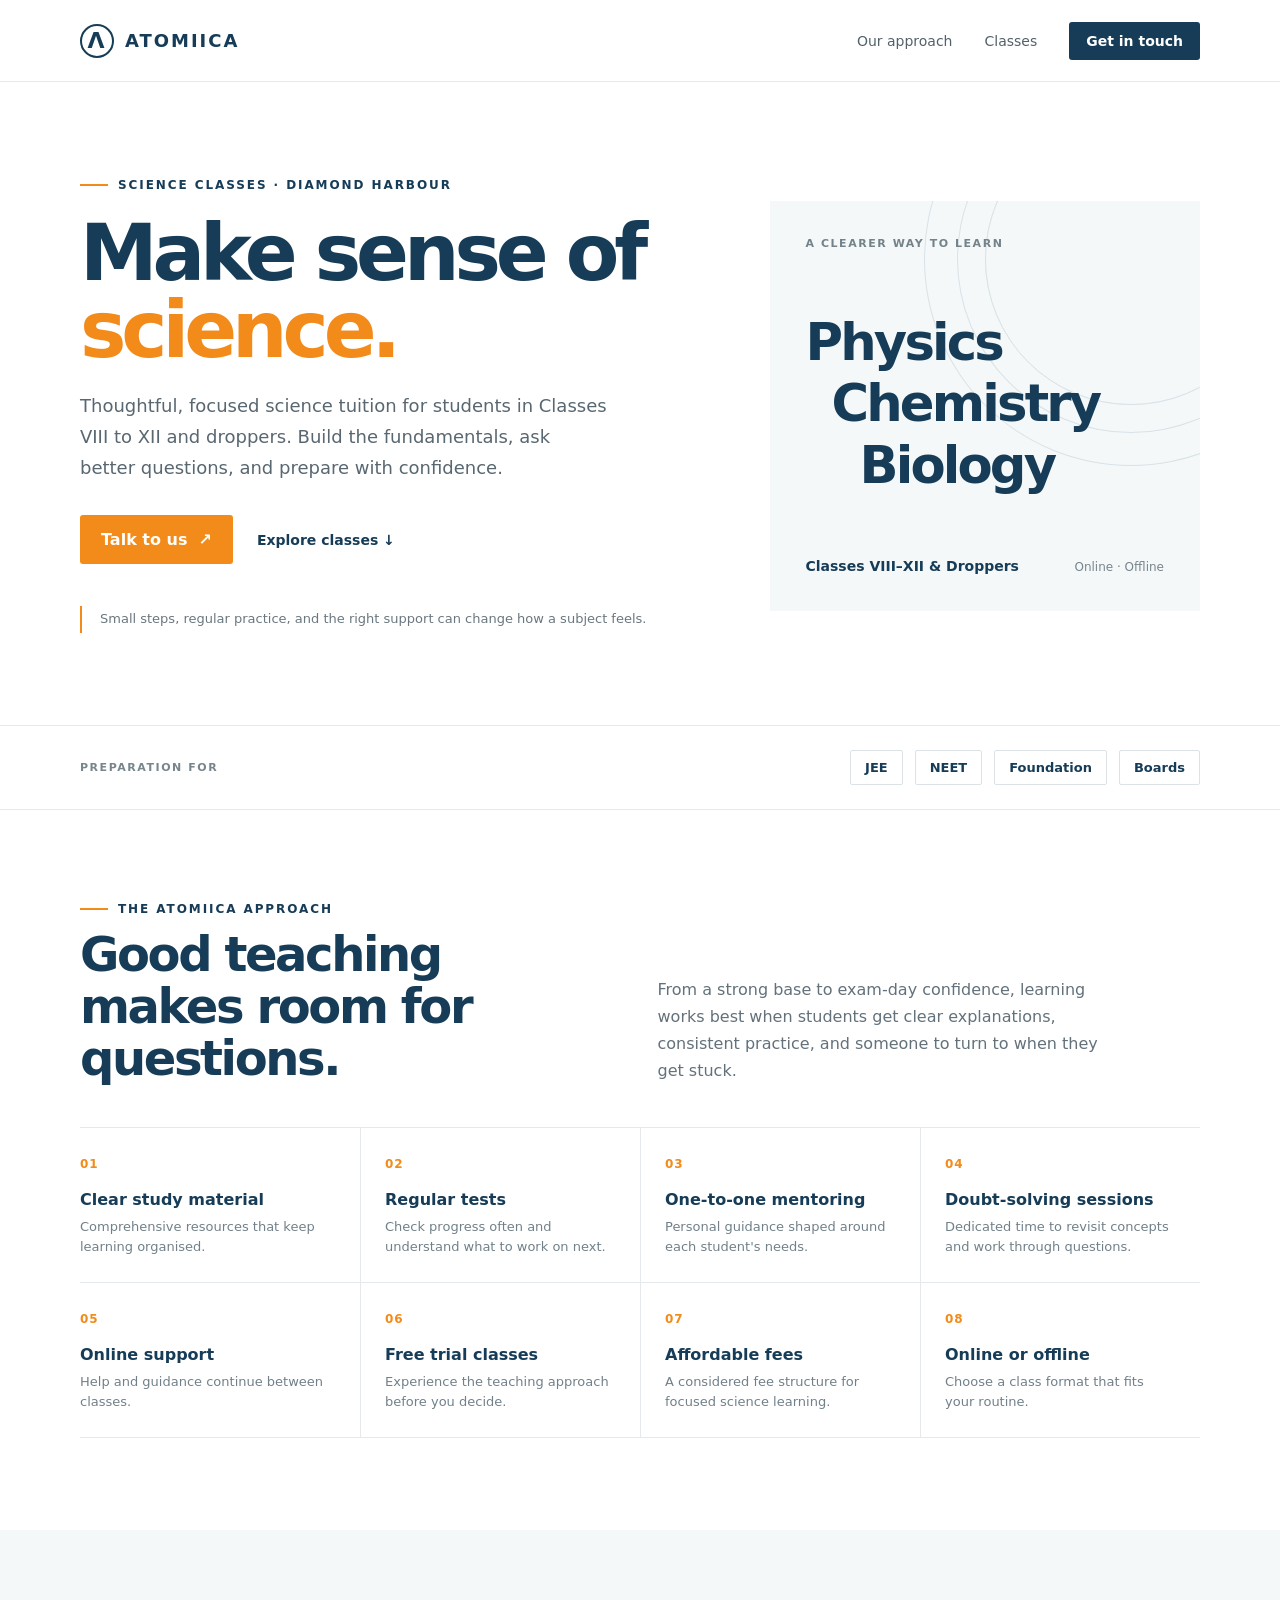
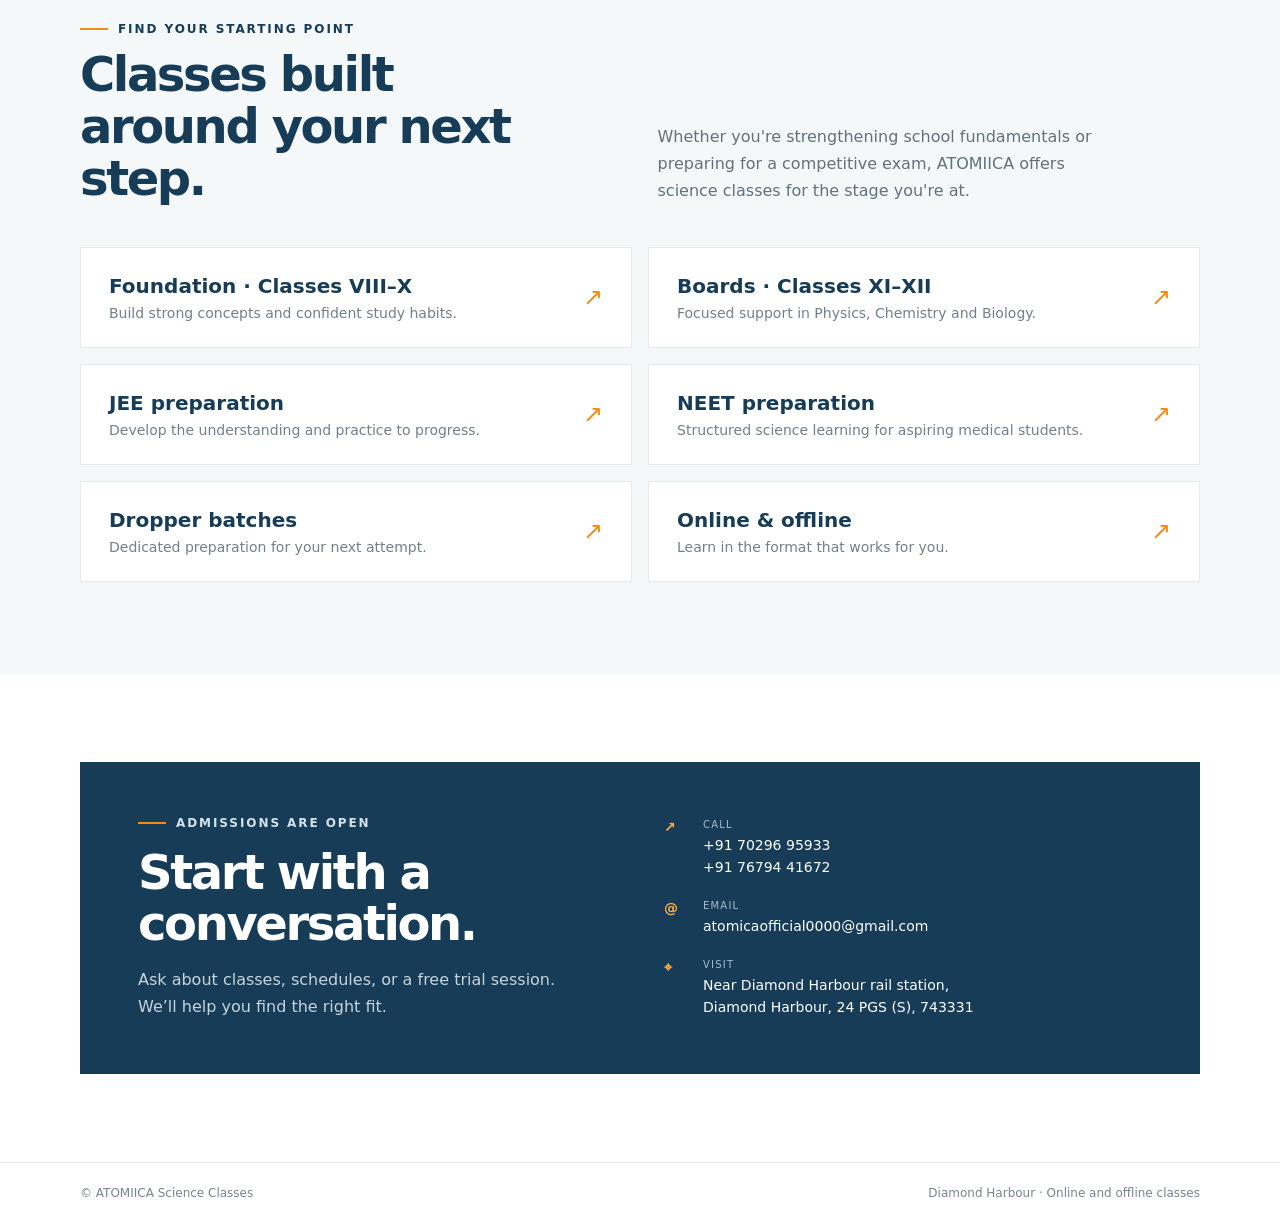
<file: front-end/index.html>
<!doctype html>
<html lang="en">
<head>
  <meta charset="utf-8">
  <meta name="viewport" content="width=device-width, initial-scale=1">
  <meta name="theme-color" content="#ffffff">
  <meta name="description" content="ATOMIICA offers science tuition for Classes VIII to XII and dropper students, with JEE, NEET, Foundation and Boards preparation in Diamond Harbour.">
  <title>ATOMIICA — Science, understood.</title>
  
  <!-- Stylesheet -->
  <link rel="stylesheet" href="style.css">

  <!-- JavaScript -->
  <script src="script.js" defer></script>
</head>
<body>
  <header>
    <div class="wrap nav">
      <a class="brand" href="#top" aria-label="ATOMIICA home">
        <span class="mark">Λ</span>
        <span>ATOMIICA</span>
      </a>
      <nav aria-label="Main navigation">
        <a href="#approach">Our approach</a>
        <a href="#classes">Classes</a>
        <a class="nav-cta" href="#contact">Get in touch</a>
      </nav>
    </div>
  </header>

  <main id="top">
    <!-- Hero Section -->
    <div class="wrap hero">
      <div>
        <div class="eyebrow">Science classes · Diamond Harbour</div>
        <h1>Make sense of <em>science.</em></h1>
        <p class="lead">Thoughtful, focused science tuition for students in Classes VIII to XII and droppers. Build the fundamentals, ask better questions, and prepare with confidence.</p>
        <div class="actions">
          <a class="button" href="tel:+917029695933">Talk to us <span aria-hidden="true">↗</span></a>
          <a class="text-link" href="#classes">Explore classes ↓</a>
        </div>
        <div class="hero-note">Small steps, regular practice, and the right support can change how a subject feels.</div>
      </div>
      <div class="hero-card" aria-label="Physics, Chemistry and Biology classes">
        <div class="card-kicker">A clearer way to learn</div>
        <div class="subject-list">
          <div class="subject">Physics</div>
          <div class="subject">Chemistry</div>
          <div class="subject">Biology</div>
        </div>
        <div class="card-bottom">
          <strong>Classes VIII–XII &amp; Droppers</strong>
          <span>Online · Offline</span>
        </div>
      </div>
    </div>

    <!-- Exam Coverage Strip -->
    <div class="strip">
      <div class="wrap strip-inner">
        <div class="strip-label">Preparation for</div>
        <div class="exam-list">
          <span class="pill">JEE</span>
          <span class="pill">NEET</span>
          <span class="pill">Foundation</span>
          <span class="pill">Boards</span>
        </div>
      </div>
    </div>

    <!-- Approach Section -->
    <section id="approach">
      <div class="wrap">
        <div class="section-head">
          <div>
            <div class="eyebrow">The ATOMIICA approach</div>
            <h2>Good teaching makes room for questions.</h2>
          </div>
          <p>From a strong base to exam-day confidence, learning works best when students get clear explanations, consistent practice, and someone to turn to when they get stuck.</p>
        </div>
        <div class="features">
          <article class="feature">
            <span class="num">01</span>
            <h3>Clear study material</h3>
            <p>Comprehensive resources that keep learning organised.</p>
          </article>
          <article class="feature">
            <span class="num">02</span>
            <h3>Regular tests</h3>
            <p>Check progress often and understand what to work on next.</p>
          </article>
          <article class="feature">
            <span class="num">03</span>
            <h3>One-to-one mentoring</h3>
            <p>Personal guidance shaped around each student's needs.</p>
          </article>
          <article class="feature">
            <span class="num">04</span>
            <h3>Doubt-solving sessions</h3>
            <p>Dedicated time to revisit concepts and work through questions.</p>
          </article>
          <article class="feature">
            <span class="num">05</span>
            <h3>Online support</h3>
            <p>Help and guidance continue between classes.</p>
          </article>
          <article class="feature">
            <span class="num">06</span>
            <h3>Free trial classes</h3>
            <p>Experience the teaching approach before you decide.</p>
          </article>
          <article class="feature">
            <span class="num">07</span>
            <h3>Affordable fees</h3>
            <p>A considered fee structure for focused science learning.</p>
          </article>
          <article class="feature">
            <span class="num">08</span>
            <h3>Online or offline</h3>
            <p>Choose a class format that fits your routine.</p>
          </article>
        </div>
      </div>
    </section>

    <!-- Classes Section -->
    <section class="classes" id="classes">
      <div class="wrap">
        <div class="eyebrow">Find your starting point</div>
        <div class="section-head">
          <div>
            <h2>Classes built around your next step.</h2>
          </div>
          <p>Whether you're strengthening school fundamentals or preparing for a competitive exam, ATOMIICA offers science classes for the stage you're at.</p>
        </div>
        <div class="class-grid">
          <article class="class-card">
            <div>
              <h3>Foundation · Classes VIII–X</h3>
              <p>Build strong concepts and confident study habits.</p>
            </div>
            <span class="arrow">↗</span>
          </article>
          <article class="class-card">
            <div>
              <h3>Boards · Classes XI–XII</h3>
              <p>Focused support in Physics, Chemistry and Biology.</p>
            </div>
            <span class="arrow">↗</span>
          </article>
          <article class="class-card">
            <div>
              <h3>JEE preparation</h3>
              <p>Develop the understanding and practice to progress.</p>
            </div>
            <span class="arrow">↗</span>
          </article>
          <article class="class-card">
            <div>
              <h3>NEET preparation</h3>
              <p>Structured science learning for aspiring medical students.</p>
            </div>
            <span class="arrow">↗</span>
          </article>
          <article class="class-card">
            <div>
              <h3>Dropper batches</h3>
              <p>Dedicated preparation for your next attempt.</p>
            </div>
            <span class="arrow">↗</span>
          </article>
          <article class="class-card">
            <div>
              <h3>Online &amp; offline</h3>
              <p>Learn in the format that works for you.</p>
            </div>
            <span class="arrow">↗</span>
          </article>
        </div>
      </div>
    </section>

    <!-- Contact Section -->
    <section class="contact" id="contact">
      <div class="wrap contact-box">
        <div>
          <div class="eyebrow">Admissions are open</div>
          <h2>Start with a conversation.</h2>
          <p>Ask about classes, schedules, or a free trial session. We’ll help you find the right fit.</p>
        </div>
        <div class="contact-info">
          <div class="contact-row">
            <span class="icon">↗</span>
            <div>
              <small>Call</small>
              <a href="tel:+917029695933">+91 70296 95933</a><br>
              <a href="tel:+917679441672">+91 76794 41672</a>
            </div>
          </div>
          <div class="contact-row">
            <span class="icon">@</span>
            <div>
              <small>Email</small>
              <a href="mailto:atomicaofficial0000@gmail.com">atomicaofficial0000@gmail.com</a>
            </div>
          </div>
          <div class="contact-row">
            <span class="icon">⌖</span>
            <div>
              <small>Visit</small>
              Near Diamond Harbour rail station,<br>Diamond Harbour, 24 PGS (S), 743331
            </div>
          </div>
        </div>
      </div>
    </section>
  </main>

  <!-- Footer -->
  <footer>
    <div class="wrap foot">
      <span>© ATOMIICA Science Classes</span>
      <span>Diamond Harbour · Online and offline classes</span>
    </div>
  </footer>
</body>
</html>
</file>
<file: front-end/style.css>
:root {
  --ink: #163c57;
  --muted: #63717b;
  --line: #e5e9eb;
  --orange: #f28b19;
  --paper: #fff;
  --soft: #f5f8f9;
}

* {
  box-sizing: border-box;
}

html {
  scroll-behavior: smooth;
}

body {
  margin: 0;
  color: #19272f;
  background: var(--paper);
  font-family: Inter, ui-sans-serif, system-ui, -apple-system, BlinkMacSystemFont, "Segoe UI", sans-serif;
  -webkit-font-smoothing: antialiased;
}

a {
  color: inherit;
  text-decoration: none;
}

.wrap {
  width: min(1120px, calc(100% - 48px));
  margin: auto;
}

/* Header & Navigation */
header {
  height: 82px;
  display: flex;
  align-items: center;
  border-bottom: 1px solid var(--line);
  position: sticky;
  top: 0;
  background: rgba(255, 255, 255, 0.95);
  backdrop-filter: blur(8px);
  z-index: 100;
  transition: box-shadow 0.3s ease;
}

header.scrolled {
  box-shadow: 0 4px 20px rgba(22, 60, 87, 0.06);
}

.nav {
  display: flex;
  align-items: center;
  justify-content: space-between;
  gap: 24px;
}

.brand {
  display: flex;
  align-items: center;
  gap: 11px;
  color: var(--ink);
  font-weight: 850;
  letter-spacing: .11em;
  font-size: 18px;
}

.mark {
  width: 34px;
  height: 34px;
  display: grid;
  place-items: center;
  border: 2px solid var(--ink);
  border-radius: 50%;
  font-weight: 800;
  font-size: 22px;
  line-height: 1;
}

nav {
  display: flex;
  align-items: center;
  gap: 32px;
  color: #52616a;
  font-size: 14px;
}

nav a {
  transition: color 0.2s ease;
}

nav a:hover,
.text-link:hover {
  color: var(--orange);
}

.nav-cta {
  padding: 11px 17px;
  background: var(--ink);
  color: #fff;
  border-radius: 3px;
  font-weight: 650;
  transition: background 0.2s ease;
}

.nav-cta:hover {
  background: #0f2c41;
  color: #fff;
}

/* Hero Section */
.hero {
  padding: 96px 0 92px;
  display: grid;
  grid-template-columns: 1.18fr .82fr;
  gap: 70px;
  align-items: center;
}

.eyebrow {
  display: flex;
  gap: 10px;
  align-items: center;
  color: var(--ink);
  font-size: 12px;
  letter-spacing: .16em;
  font-weight: 750;
  text-transform: uppercase;
}

.eyebrow:before {
  content: "";
  width: 28px;
  height: 2px;
  background: var(--orange);
}

h1 {
  color: var(--ink);
  font-size: clamp(48px, 6.2vw, 78px);
  line-height: .99;
  letter-spacing: -.065em;
  margin: 23px 0 22px;
  font-weight: 760;
  max-width: 620px;
}

h1 em {
  color: var(--orange);
  font-style: normal;
}

.lead {
  color: #596771;
  max-width: 530px;
  font-size: 18px;
  line-height: 1.7;
  margin: 0;
}

.actions {
  display: flex;
  align-items: center;
  gap: 24px;
  margin-top: 32px;
}

.button {
  background: var(--orange);
  color: #fff;
  font-weight: 700;
  padding: 15px 21px;
  border-radius: 3px;
  display: inline-flex;
  align-items: center;
  gap: 11px;
  transition: opacity 0.2s ease, transform 0.2s ease;
}

.button:hover {
  opacity: 0.95;
  transform: translateY(-1px);
}

.text-link {
  font-size: 14px;
  font-weight: 650;
  color: var(--ink);
  transition: color 0.2s ease;
}

.hero-note {
  border-left: 2px solid var(--orange);
  padding: 3px 0 3px 18px;
  color: #6a777f;
  font-size: 13px;
  line-height: 1.6;
  margin-top: 42px;
}

.hero-card {
  background: var(--soft);
  min-height: 410px;
  padding: 36px;
  position: relative;
  overflow: hidden;
  display: flex;
  flex-direction: column;
  justify-content: space-between;
}

.hero-card:after {
  content: "";
  width: 290px;
  height: 290px;
  border: 1px solid #d8e2e7;
  border-radius: 50%;
  position: absolute;
  right: -77px;
  top: -88px;
  box-shadow: 0 0 0 27px #f5f8f9, 0 0 0 28px #d8e2e7, 0 0 0 60px #f5f8f9, 0 0 0 61px #d8e2e7;
}

.card-kicker {
  z-index: 1;
  color: #74828a;
  text-transform: uppercase;
  letter-spacing: .14em;
  font-size: 11px;
  font-weight: 700;
}

.subject-list {
  z-index: 1;
  display: grid;
  gap: 10px;
  width: max-content;
}

.subject {
  font-size: clamp(36px, 4vw, 52px);
  letter-spacing: -.055em;
  color: var(--ink);
  font-weight: 720;
  line-height: 1;
}

.subject:nth-child(2) {
  margin-left: 26px;
}

.subject:nth-child(3) {
  margin-left: 54px;
}

.card-bottom {
  z-index: 1;
  display: flex;
  justify-content: space-between;
  align-items: end;
  color: var(--ink);
}

.card-bottom strong {
  font-size: 14px;
}

.card-bottom span {
  font-size: 12px;
  color: #77858d;
}

/* Exam Strip */
.strip {
  border-top: 1px solid var(--line);
  border-bottom: 1px solid var(--line);
  padding: 24px 0;
}

.strip-inner {
  display: flex;
  justify-content: space-between;
  gap: 20px;
  align-items: center;
}

.strip-label {
  color: #77858d;
  font-size: 11px;
  font-weight: 750;
  text-transform: uppercase;
  letter-spacing: .14em;
}

.exam-list {
  display: flex;
  flex-wrap: wrap;
  gap: 12px;
}

.pill {
  border: 1px solid #dce3e6;
  padding: 9px 14px;
  color: var(--ink);
  font-weight: 650;
  font-size: 13px;
  border-radius: 2px;
  transition: border-color 0.2s ease, color 0.2s ease;
}

.pill:hover {
  border-color: var(--orange);
  color: var(--orange);
}

/* Sections Common */
section {
  padding: 92px 0;
}

.section-head {
  display: grid;
  grid-template-columns: 1fr 1fr;
  align-items: end;
  gap: 35px;
  margin-bottom: 42px;
}

.section-head h2 {
  margin: 13px 0 0;
  color: var(--ink);
  font-size: clamp(34px, 4vw, 48px);
  line-height: 1.08;
  letter-spacing: -.05em;
  max-width: 480px;
}

.section-head p {
  color: var(--muted);
  line-height: 1.7;
  max-width: 465px;
  margin: 0;
}

/* Features / Approach */
.features {
  border-top: 1px solid var(--line);
  display: grid;
  grid-template-columns: repeat(4, 1fr);
}

.feature {
  padding: 25px 24px 25px 0;
  border-bottom: 1px solid var(--line);
  min-height: 148px;
}

.feature:not(:nth-child(4n+1)) {
  padding-left: 24px;
  border-left: 1px solid var(--line);
}

.feature .num {
  color: var(--orange);
  font-size: 12px;
  font-weight: 750;
  letter-spacing: .08em;
}

.feature h3 {
  color: var(--ink);
  font-size: 16px;
  margin: 18px 0 8px;
}

.feature p {
  color: #718089;
  font-size: 13px;
  line-height: 1.55;
  margin: 0;
}

/* Classes Section */
.classes {
  background: var(--soft);
}

.class-grid {
  display: grid;
  grid-template-columns: 1fr 1fr;
  gap: 16px;
  margin-top: 38px;
}

.class-card {
  background: #fff;
  border: 1px solid var(--line);
  padding: 26px 28px;
  display: flex;
  justify-content: space-between;
  align-items: center;
  gap: 20px;
  cursor: pointer;
  transition: border-color 0.2s ease, transform 0.2s ease, box-shadow 0.2s ease;
}

.class-card:hover {
  border-color: var(--orange);
  transform: translateY(-2px);
  box-shadow: 0 6px 16px rgba(22, 60, 87, 0.06);
}

.class-card h3 {
  font-size: 20px;
  color: var(--ink);
  margin: 0 0 7px;
}

.class-card p {
  color: #718089;
  font-size: 14px;
  margin: 0;
}

.arrow {
  color: var(--orange);
  font-size: 24px;
  transition: transform 0.2s ease;
}

.class-card:hover .arrow {
  transform: translate(2px, -2px);
}

/* Contact Section */
.contact {
  padding: 88px 0;
}

.contact-box {
  background: var(--ink);
  padding: 54px 58px;
  color: white;
  display: grid;
  grid-template-columns: 1fr 1fr;
  gap: 48px;
  align-items: center;
}

.contact-box .eyebrow {
  color: #d4e1e8;
}

.contact-box h2 {
  font-size: clamp(34px, 4vw, 48px);
  line-height: 1.08;
  letter-spacing: -.05em;
  margin: 17px 0;
}

.contact-box p {
  color: #c7d4dc;
  line-height: 1.65;
  margin: 0;
  max-width: 450px;
}

.contact-info {
  display: grid;
  gap: 19px;
}

.contact-row {
  display: grid;
  grid-template-columns: 26px 1fr;
  gap: 13px;
  align-items: start;
  font-size: 14px;
  line-height: 1.55;
}

.contact-row .icon {
  color: #ffae48;
  font-weight: 750;
}

.contact-row small {
  display: block;
  color: #a9bdc8;
  text-transform: uppercase;
  letter-spacing: .12em;
  font-size: 10px;
  margin-bottom: 3px;
}

.contact-row a {
  transition: color 0.2s ease;
}

.contact-row a:hover {
  color: #ffbd6c;
}

/* Footer */
footer {
  border-top: 1px solid var(--line);
  padding: 23px 0;
  color: #78858b;
  font-size: 12px;
}

.foot {
  display: flex;
  justify-content: space-between;
  gap: 20px;
}

/* Responsive Breakpoints */
@media (max-width: 760px) {
  .wrap {
    width: min(100% - 36px, 560px);
  }

  header {
    height: 70px;
  }

  nav {
    gap: 17px;
  }

  nav a:not(.nav-cta) {
    display: none;
  }

  .hero {
    grid-template-columns: 1fr;
    gap: 42px;
    padding: 64px 0 58px;
  }

  .hero-card {
    min-height: 340px;
    padding: 28px;
  }

  .strip-inner {
    align-items: flex-start;
    flex-direction: column;
  }

  section {
    padding: 66px 0;
  }

  .section-head {
    grid-template-columns: 1fr;
    gap: 17px;
  }

  .features {
    grid-template-columns: 1fr 1fr;
  }

  .feature {
    padding: 21px 14px 21px 0;
    min-height: 140px;
  }

  .feature:not(:nth-child(4n+1)) {
    padding-left: 0;
    border-left: 0;
  }

  .feature:nth-child(even) {
    padding-left: 16px;
    border-left: 1px solid var(--line);
  }

  .class-grid {
    grid-template-columns: 1fr;
  }

  .contact-box {
    padding: 36px 26px;
    grid-template-columns: 1fr;
    gap: 33px;
  }
}

@media (max-width: 420px) {
  .actions {
    align-items: flex-start;
    flex-direction: column;
    gap: 17px;
  }

  .features {
    grid-template-columns: 1fr;
  }

  .feature,
  .feature:nth-child(even) {
    padding: 20px 0;
    border-left: 0;
  }

  .foot {
    flex-direction: column;
  }
}
</file>
